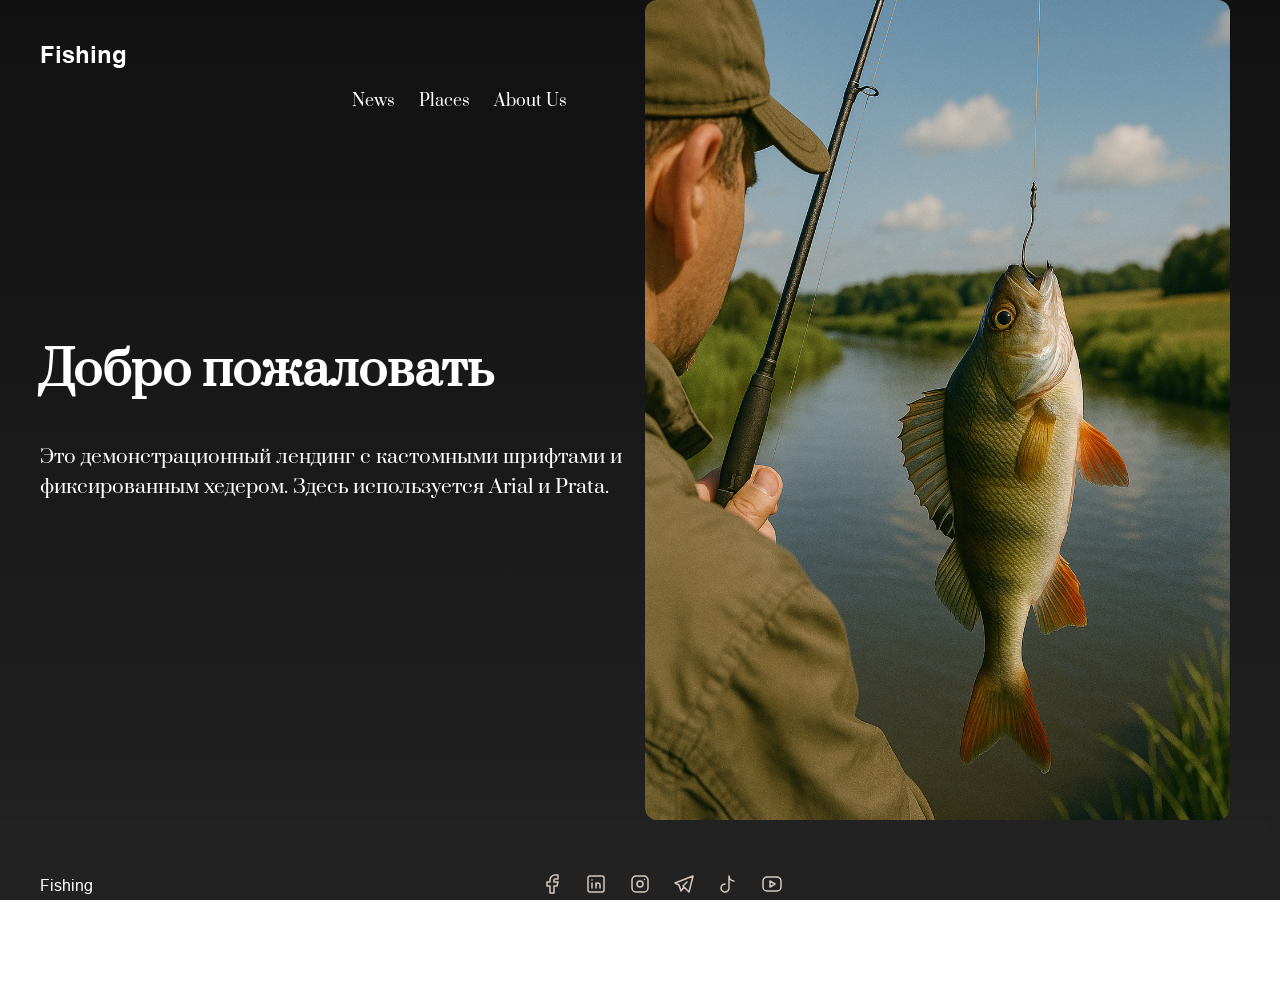
<file: index.html>
<!DOCTYPE html>
<html lang="ru">
  <head>
    <meta charset="UTF-8" />
    <meta name="viewport" content="width=device-width, initial-scale=1.0" />
    <title>Лендинг</title>
    <link rel="stylesheet" href="styles.css" />
  </head>
  <body>
    <header id="header">
      <h2>Fishing</h2>
      <nav class="navbar">
        <a>News</a>
        <a>Places</a>
        <a>About Us</a>
      </nav>
    </header>

    <section class="hero">
      <div class="hero-text">
        <h1>Добро пожаловать</h1>
        <p>
          Это демонстрационный лендинг с кастомными шрифтами и фиксированным
          хедером. Здесь используется Arial и Prata.
        </p>
      </div>
      <div class="hero-image">
        <img src="assets/001.png" alt="Изображение" />
      </div>
    </section>

    <footer class="footer">
      <div class="footer-description">
        <p>Fishing</p>
        <div class="social-container">
          <div>
            <img src="./assets/social/fb.svg" alt="" />
          </div>
          <div>
            <img src="./assets/social/in.svg" alt="" />
          </div>
          <div>
            <img src="./assets/social/inst.svg" alt="" />
          </div>
          <div>
            <img src="./assets/social/tel.svg" alt="" />
          </div>
          <div>
            <img src="./assets/social/tik.svg" alt="" />
          </div>
          <div>
            <img src="./assets/social/yout.svg" alt="" />
          </div>
        </div>
        <div></div>
      </div>
      <div class="footer-terms">
        <a>© 2024, Copyright.</a>
        <a class="policy">Privacy policy</a>
        <a class="terms">Terms of Use</a>
      </div>
    </footer>

    <script>
      (function () {
        const header = document.getElementById("header");
        let lastScroll = 0;
        let ticking = false;

        function updateHeader() {
          const currentScroll =
            window.pageYOffset || document.documentElement.scrollTop;

          // Всегда применяем размытие при скролле вниз
          if (currentScroll > 60) {
            header.classList.add("scrolled");

            // Форсируем рефлоу для активации размытия
            void header.offsetHeight;
          }
          // Убираем только при возврате в самый верх
          else if (currentScroll <= 10) {
            header.classList.remove("scrolled");
          }

          lastScroll = currentScroll;
          ticking = false;
        }

        function onScroll() {
          if (!ticking) {
            window.requestAnimationFrame(updateHeader);
            ticking = true;
          }
        }

        // Вешаем несколько обработчиков
        window.addEventListener("scroll", onScroll, { passive: true });
        window.addEventListener("resize", onScroll);

        // Инициализация
        updateHeader();

        // Фикс для Safari
        setTimeout(updateHeader, 300);
      })();
    </script>
  </body>
</html>
</file>
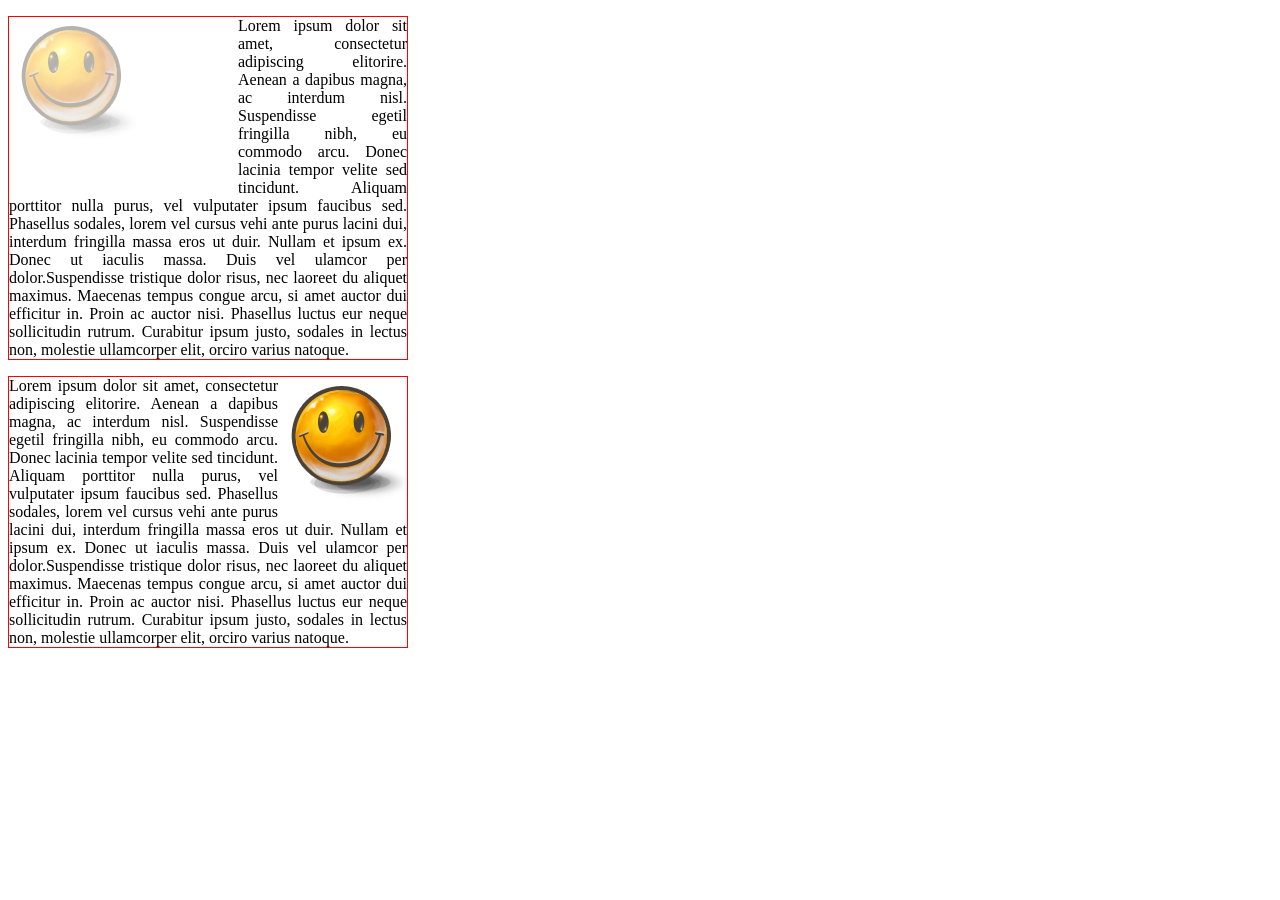
<file: index2.html>
<!DOCTYPE html>
<html>
  <head>
    <meta charset="utf-8" />
    <title>Test_page</title>
    <style type="text/css">
      #elem1 {
        width: 400px;
        text-align: justify;
      }
      #img1 {
        float: left;
        margin: 0 100px 50px 0;
        opacity: 0.4;
      }
      #img2 {
        float: right;
      }
      p {
        border: 1px solid red;
      }
    </style>
  </head>
  <body>
    <div id="elem1">
      <img id="img1" src="smile.png" alt="" />
      <p>
        Lorem ipsum dolor sit amet, consectetur adipiscing elitorire. Aenean a
        dapibus magna, ac interdum nisl. Suspendisse egetil fringilla nibh, eu
        commodo arcu. Donec lacinia tempor velite sed tincidunt. Aliquam
        porttitor nulla purus, vel vulputater ipsum faucibus sed. Phasellus
        sodales, lorem vel cursus vehi ante purus lacini dui, interdum fringilla
        massa eros ut duir. Nullam et ipsum ex. Donec ut iaculis massa. Duis vel
        ulamcor per dolor.Suspendisse tristique dolor risus, nec laoreet du
        aliquet maximus. Maecenas tempus congue arcu, si amet auctor dui
        efficitur in. Proin ac auctor nisi. Phasellus luctus eur neque
        sollicitudin rutrum. Curabitur ipsum justo, sodales in lectus non,
        molestie ullamcorper elit, orciro varius natoque.
      </p>
      <img id="img2" src="smile.png" alt="" />
      <p>
        Lorem ipsum dolor sit amet, consectetur adipiscing elitorire. Aenean a
        dapibus magna, ac interdum nisl. Suspendisse egetil fringilla nibh, eu
        commodo arcu. Donec lacinia tempor velite sed tincidunt. Aliquam
        porttitor nulla purus, vel vulputater ipsum faucibus sed. Phasellus
        sodales, lorem vel cursus vehi ante purus lacini dui, interdum fringilla
        massa eros ut duir. Nullam et ipsum ex. Donec ut iaculis massa. Duis vel
        ulamcor per dolor.Suspendisse tristique dolor risus, nec laoreet du
        aliquet maximus. Maecenas tempus congue arcu, si amet auctor dui
        efficitur in. Proin ac auctor nisi. Phasellus luctus eur neque
        sollicitudin rutrum. Curabitur ipsum justo, sodales in lectus non,
        molestie ullamcorper elit, orciro varius natoque.
      </p>
    </div>
  </body>
</html>
</file>
<file: styles.css>
@font-face {
  font-family: "Arial";
  src: url("fonts/Arial-Regular.ttf") format("truetype");
  font-weight: normal;
  font-style: normal;
}

@font-face {
  font-family: "Arial";
  src: url("fonts/Arial-Bold.ttf") format("truetype");
  font-weight: bold;
  font-style: normal;
}

@font-face {
  font-family: "Arial";
  src: url("fonts/Arial-Italic.ttf") format("truetype");
  font-weight: normal;
  font-style: italic;
}

@font-face {
  font-family: "Prata";
  src: url("fonts/Prata-Regular.ttf") format("truetype");
  font-weight: normal;
  font-style: normal;
}

::-webkit-scrollbar {
  width: 8px; /* Ширина скроллбара */
  height: 8px; /* Высота горизонтального скроллбара */
}

::-webkit-scrollbar-track {
  background: #222; /* Цвет трека */
}

::-webkit-scrollbar-thumb {
  background: #555; /* Цвет ползунка */
  border-radius: 4px; /* Закругление углов */
}

::-webkit-scrollbar-thumb:hover {
  background: #777; /* Цвет при наведении */
}

/* Для Firefox */
* {
  scrollbar-width: thin;
  scrollbar-color: #555 #222;
}

/* Базовые стили */
html,
body {
  width: 100%;
  height: 100%;
  margin: 0;
  padding: 0;
  overflow-x: hidden;
}

body {
  display: flex;
  flex-direction: column;
  padding-top: 0;
  min-height: 100vh;
  font-family: "Arial", sans-serif;
  background: linear-gradient(to bottom, #111, #222);
  color: white;
  scrollbar-gutter: stable; /* Предотвращает смещение контента */
}

/* Шапка */
header {
  position: fixed;
  top: 0;
  left: 0;
  right: 0;
  padding: 20px 40px;
  z-index: 1000;
  background-color: transparent;
  transition: all 0.4s cubic-bezier(0.16, 1, 0.3, 1);
  /* Гарантированное размытие */
  backdrop-filter: blur(0px);
  -webkit-backdrop-filter: blur(0px);
}

header.scrolled {
  background-color: rgba(0, 0, 0, 0.7);
  backdrop-filter: blur(6px);
  -webkit-backdrop-filter: blur(6px);
  /* Форсируем аппаратное ускорение */
  transform: translateZ(0);
  -webkit-transform: translateZ(0);
}

.navbar {
  display: flex;
  margin-left: 24%;
}

.navbar a {
  padding-left: 24px;
  cursor: pointer;
  font-family: "Prata", serif;
  color: white;
  text-decoration: none;
}

/* Основное содержимое */
.content {
  flex: 1;
  margin-top: 80px; /* Компенсация для фиксированного header */
}

.hero {
  display: flex;
  min-height: calc(100vh - 80px);
  padding: 0 40px;
  box-sizing: border-box;
}

.hero-text {
  flex: 1;
  display: flex;
  flex-direction: column;
  justify-content: center;
  padding-right: 20px;
}

.hero h1 {
  font-family: "Prata", serif;
  font-size: 3rem;
  margin-bottom: 20px;
}

.hero p {
  font-family: "Prata", serif;
  font-size: 1.2rem;
  line-height: 1.6;
}

.hero-image {
  flex: 1;
  height: calc(100vh - 80px);
  display: flex;
  align-items: center;
  justify-content: center;
}

.hero-image img {
  width: 100%;
  height: 100%;
  object-fit: cover;
  border-radius: 12px;
}

/* Подвал */
.footer {
  width: 100%;
  background-color: #222;
  padding: 40px;
  box-sizing: border-box;
}

.footer-content {
  max-width: 1200px;
  margin: 0 auto;
  padding: 0 40px;
}

.footer-description {
  display: flex;
  justify-content: space-between;
  align-items: center;
  margin-bottom: 20px;
}

.social-container {
  display: flex;
  gap: 20px;
}

.social-container img {
  width: 24px;
  height: 24px;
  cursor: pointer;
}

.footer-terms {
  display: flex;
  justify-content: space-between;
}

.footer-terms a {
  font-family: "Prata", serif;
  color: white;
  text-decoration: none;
  font-size: 0.9rem;
}

.policy,
.terms {
  cursor: pointer;
}

/* Адаптив */
@media screen and (max-width: 768px) {
  body {
    padding-top: 80px;
  }

  header {
    padding: 10px 20px;
    height: auto;
    flex-direction: column;
    align-items: flex-start;
  }

  .navbar {
    margin: 10px 0 0 0;
    width: 100%;
    justify-content: space-between;
  }

  .navbar a {
    padding: 0 10px 0 0;
  }

  .hero {
    flex-direction: column;
    padding: 20px;
  }

  .hero-image {
    height: 50vh;
    margin-top: 20px;
  }

  .footer-content {
    padding: 0 20px;
  }

  .footer-description {
    flex-direction: column;
    gap: 15px;
    align-items: flex-start;
  }

  .footer-terms {
    flex-direction: column;
    gap: 10px;
  }
}
</file>
